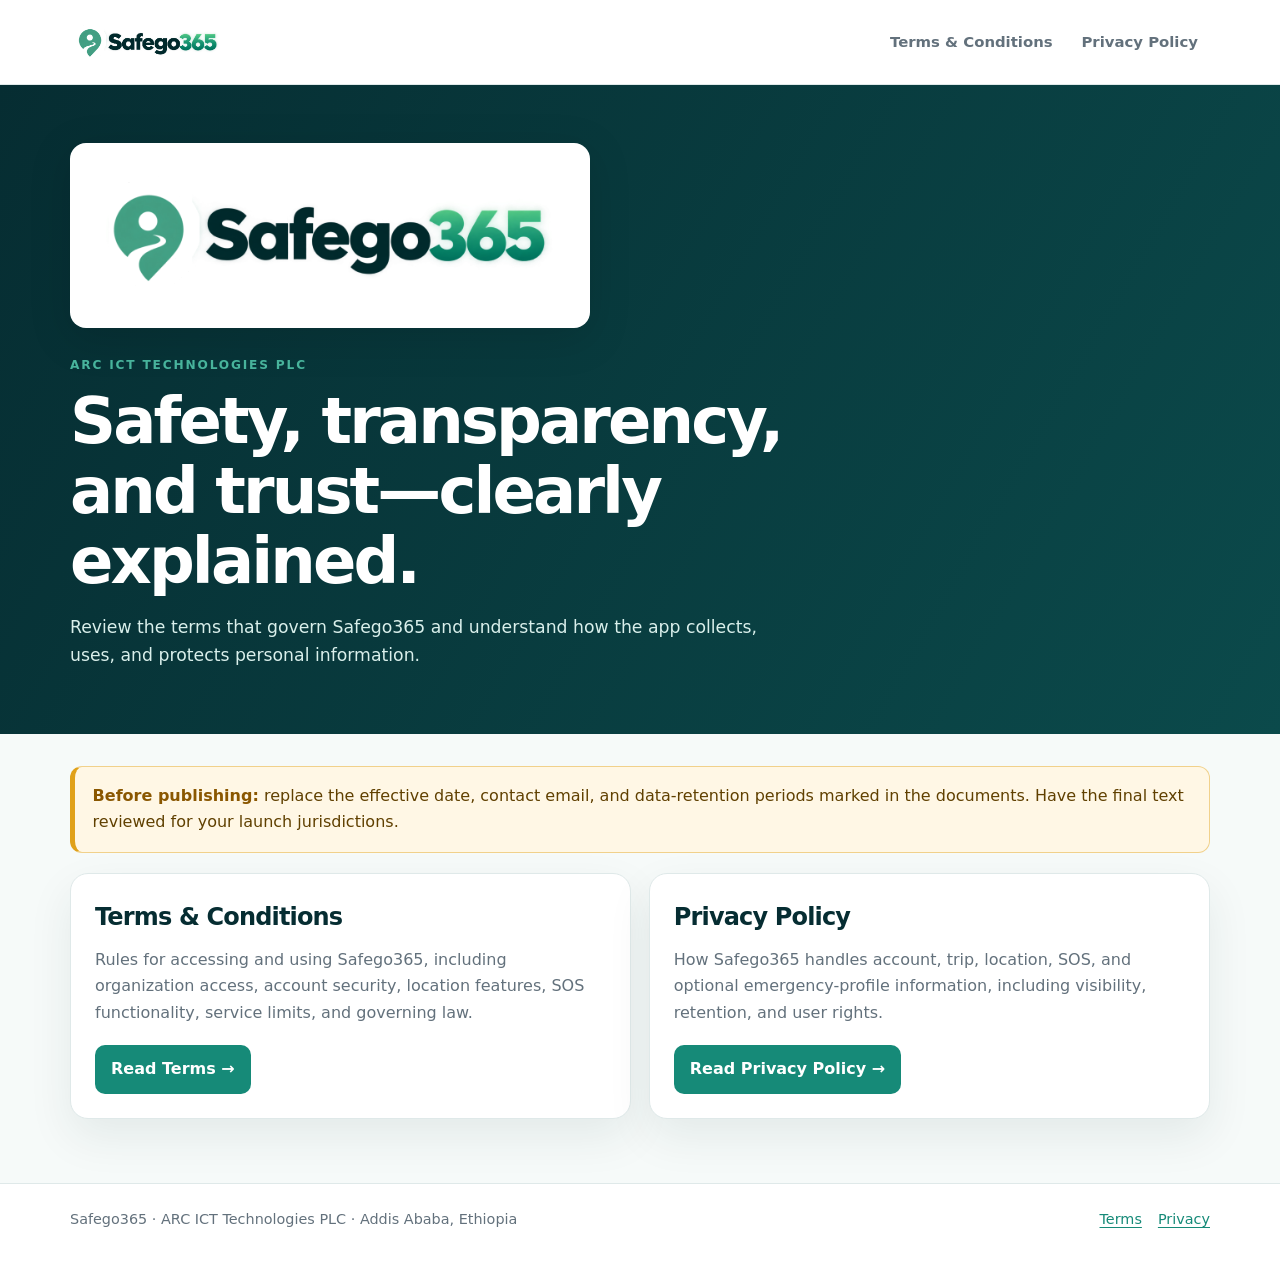
<file: index.html>
<!doctype html><html lang="en"><head><meta charset="utf-8"><meta name="viewport" content="width=device-width, initial-scale=1"><meta name="description" content="Safego365 Terms and Conditions and Privacy Policy."><title>Safego365 Legal</title><link rel="stylesheet" href="styles.css"></head><body><a class="skip-link" href="#main">Skip to content</a><header class="site-header"><div class="header-inner"><a class="brand" href="index.html"><img class="brand-logo" src="safego365-logo.png" alt="Safego365"></a><nav class="top-nav" aria-label="Legal navigation"><a href="terms.html">Terms &amp; Conditions</a><a href="privacy.html">Privacy Policy</a></nav></div></header><section class="hero"><div class="hero-inner"><img class="hero-logo" src="safego365-logo.png" alt="Safego365"><div class="eyebrow">ARC ICT Technologies PLC</div><h1>Safety, transparency, and trust—clearly explained.</h1><p>Review the terms that govern Safego365 and understand how the app collects, uses, and protects personal information.</p></div></section><main id="main"><div class="notice"><strong>Before publishing:</strong> replace the effective date, contact email, and data-retention periods marked in the documents. Have the final text reviewed for your launch jurisdictions.</div><div class="card-grid"><article class="card"><h2>Terms &amp; Conditions</h2><p>Rules for accessing and using Safego365, including organization access, account security, location features, SOS functionality, service limits, and governing law.</p><a class="button" href="terms.html">Read Terms <span aria-hidden="true">&nbsp;→</span></a></article><article class="card"><h2>Privacy Policy</h2><p>How Safego365 handles account, trip, location, SOS, and optional emergency-profile information, including visibility, retention, and user rights.</p><a class="button" href="privacy.html">Read Privacy Policy <span aria-hidden="true">&nbsp;→</span></a></article></div></main><footer><div class="footer-inner"><span>Safego365 · ARC ICT Technologies PLC · Addis Ababa, Ethiopia</span><span class="footer-links"><a href="terms.html">Terms</a><a href="privacy.html">Privacy</a></span></div></footer></body></html>
</file>
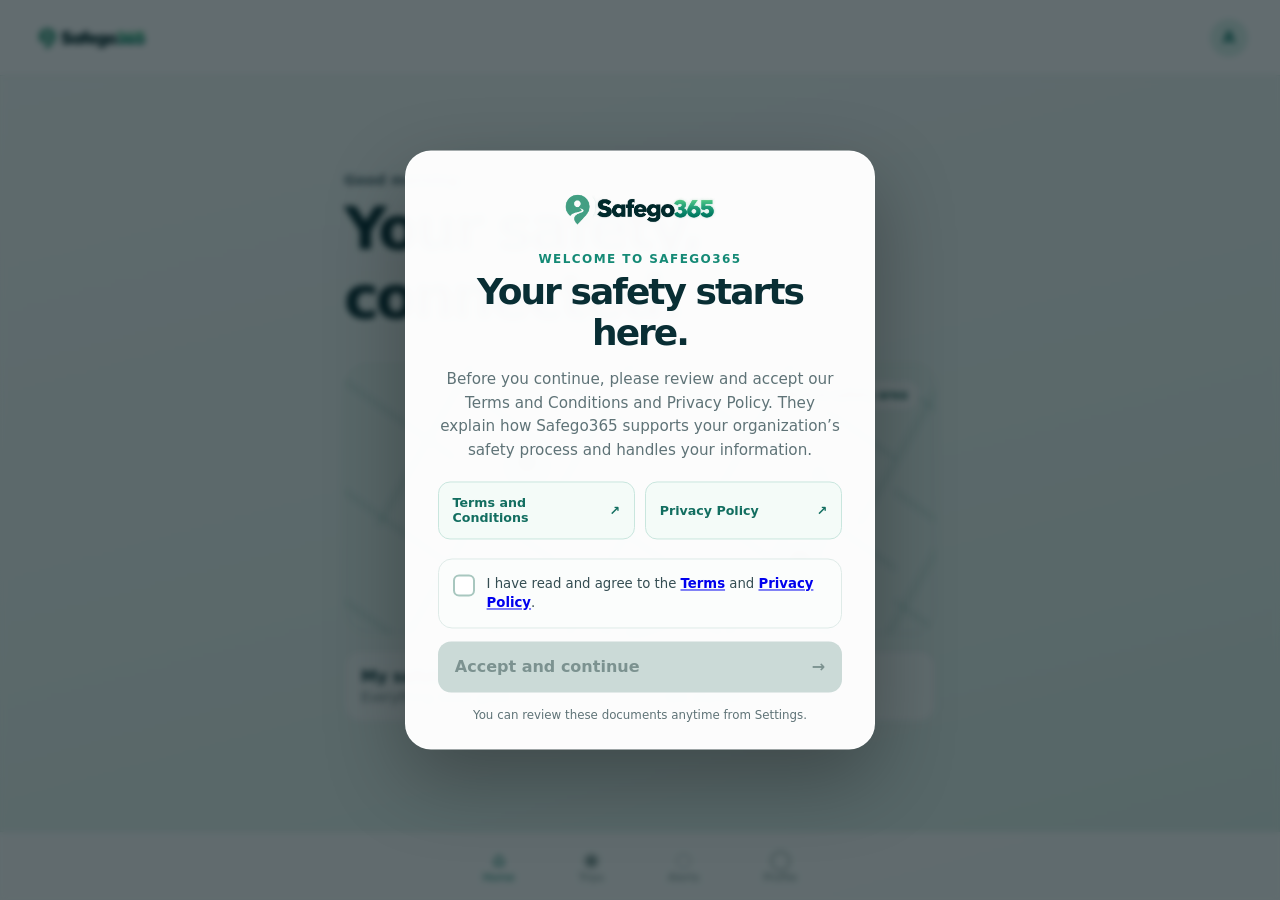
<file: first-run.html>
<!doctype html>
<html lang="en">
<head>
  <meta charset="utf-8">
  <meta name="viewport" content="width=device-width, initial-scale=1, viewport-fit=cover">
  <meta name="theme-color" content="#071b20">
  <title>Welcome to Safego365</title>
  <link rel="stylesheet" href="first-run.css">
</head>
<body>
  <main class="app-shell" aria-label="Safego365 first-run experience">
    <section class="mock-app" aria-hidden="true">
      <header class="mock-header">
        <img src="safego365-logo.png" alt="" class="mock-logo">
        <span class="mock-avatar">A</span>
      </header>
      <div class="mock-content">
        <div class="mock-greeting">Good morning</div>
        <div class="mock-title">Your safety, connected.</div>
        <div class="mock-map"><span class="map-route"></span><span class="map-pin pin-one">●</span><span class="map-pin pin-two">●</span><span class="map-label">Active safety area</span></div>
        <div class="mock-cards"><div><b>My safety</b><small>Everything looks good</small></div><div><b>Active trip</b><small>Not started</small></div></div>
      </div>
      <nav class="mock-bottom"><span class="active">⌂<small>Home</small></span><span>◉<small>Trips</small></span><span>◌<small>Alerts</small></span><span>◯<small>Profile</small></span></nav>
    </section>
    <div class="scrim"></div>
    <section class="consent-card" role="dialog" aria-modal="true" aria-labelledby="consent-title" aria-describedby="consent-copy">
      <div class="consent-handle" aria-hidden="true"></div>
      <div class="consent-brand"><img src="safego365-logo.png" alt="Safego365" class="consent-logo"></div>
      <div class="consent-kicker">Welcome to Safego365</div>
      <h1 id="consent-title">Your safety starts here.</h1>
      <p id="consent-copy">Before you continue, please review and accept our Terms and Conditions and Privacy Policy. They explain how Safego365 supports your organization’s safety process and handles your information.</p>
      <div class="legal-links"><a href="terms.html" target="_blank" rel="noopener">Terms and Conditions <span aria-hidden="true">↗</span></a><a href="privacy.html" target="_blank" rel="noopener">Privacy Policy <span aria-hidden="true">↗</span></a></div>
      <label class="agreement"><input id="agreement" type="checkbox"><span class="custom-check" aria-hidden="true"></span><span>I have read and agree to the <a href="terms.html" target="_blank" rel="noopener">Terms</a> and <a href="privacy.html" target="_blank" rel="noopener">Privacy Policy</a>.</span></label>
      <button id="accept" class="accept-button" type="button" disabled>Accept and continue <span aria-hidden="true">→</span></button>
      <p class="support-copy">You can review these documents anytime from Settings.</p>
    </section>
  </main>
  <script src="first-run.js"></script>
</body>
</html>
</file>
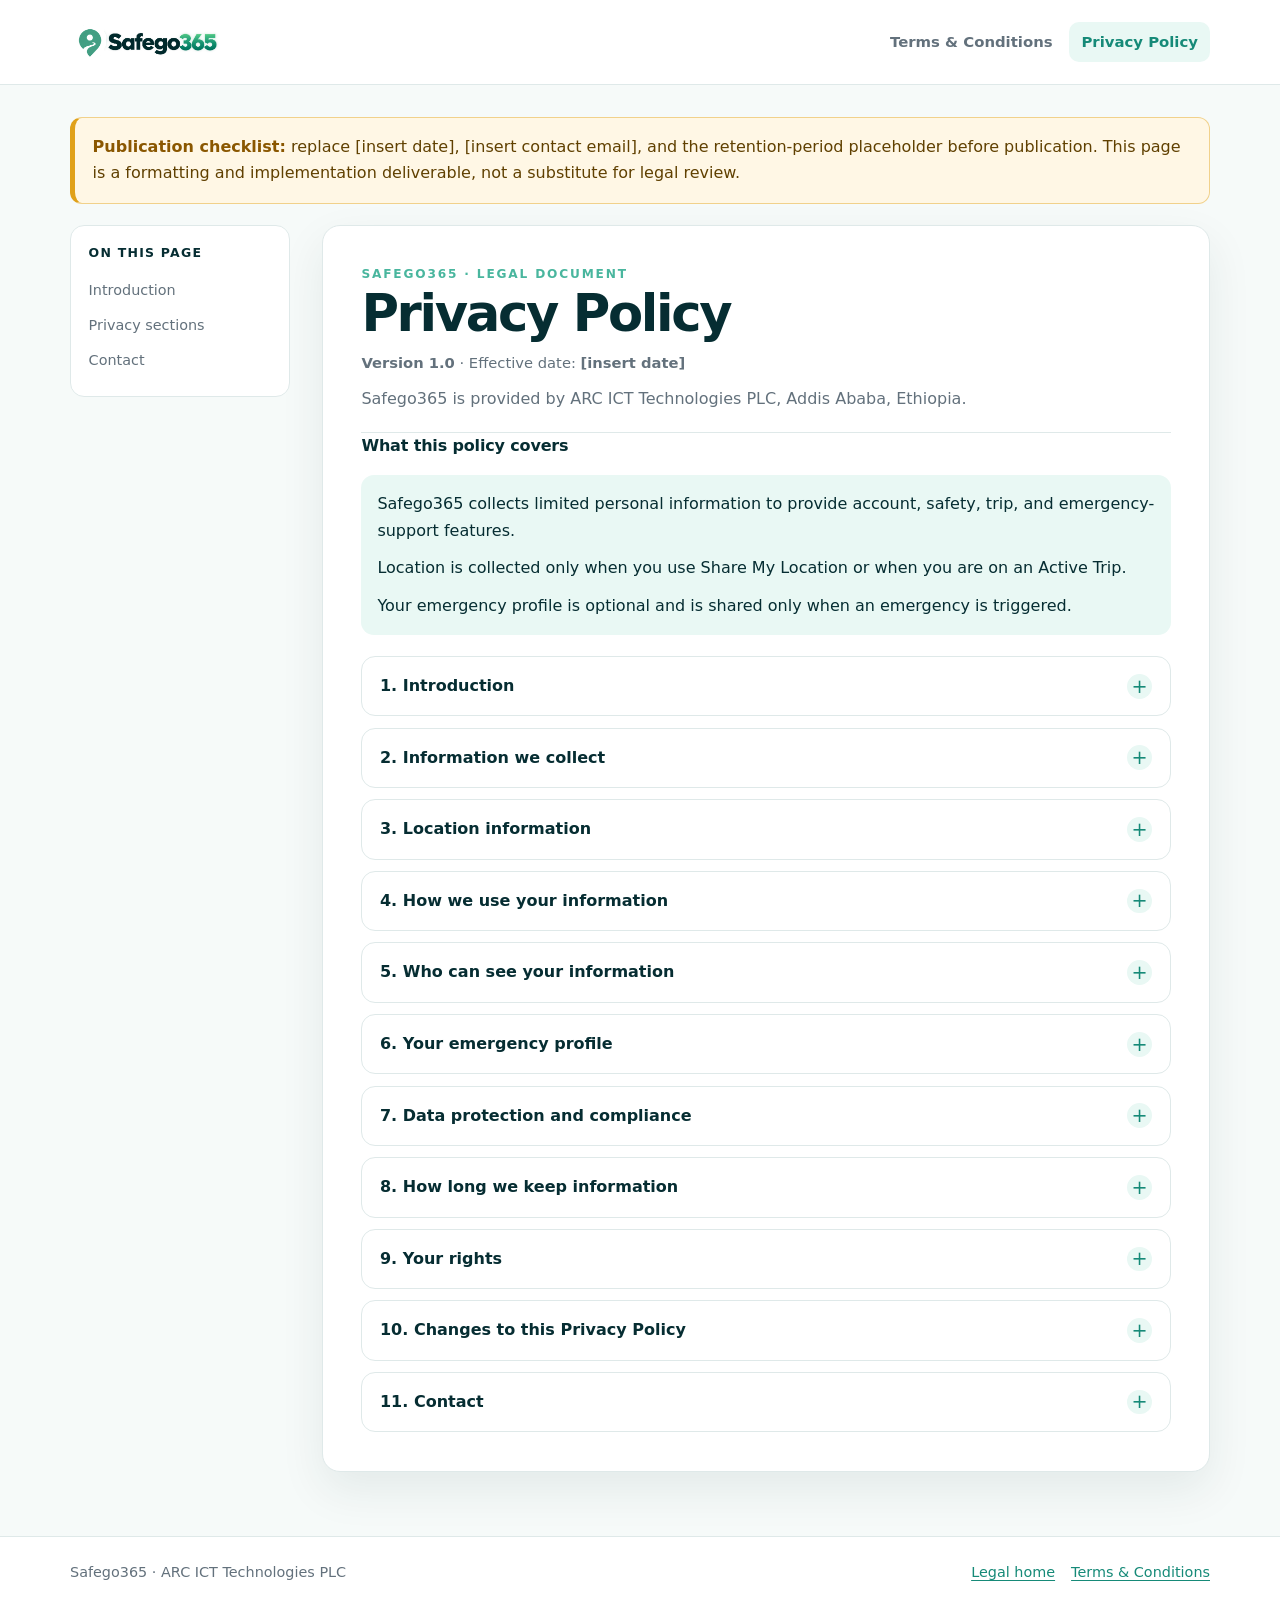
<file: privacy.html>
<!doctype html><html lang="en"><head><meta charset="utf-8"><meta name="viewport" content="width=device-width, initial-scale=1"><meta name="description" content="Safego365 Privacy Policy."><title>Privacy Policy · Safego365</title><link rel="stylesheet" href="styles.css"></head><body><a class="skip-link" href="#main">Skip to content</a><header class="site-header"><div class="header-inner"><a class="brand" href="index.html"><img class="brand-logo" src="safego365-logo.png" alt="Safego365"></a><nav class="top-nav" aria-label="Legal navigation"><a href="terms.html">Terms &amp; Conditions</a><a href="privacy.html" aria-current="page">Privacy Policy</a></nav></div></header><main id="main"><div class="notice"><strong>Publication checklist:</strong> replace <em>[insert date]</em>, <em>[insert contact email]</em>, and the retention-period placeholder before publication. This page is a formatting and implementation deliverable, not a substitute for legal review.</div><div class="layout"><aside class="toc" aria-label="On this page"><h2>On this page</h2><a href="#intro">Introduction</a><a href="#sections">Privacy sections</a><a href="#contact">Contact</a></aside><article class="document"><header><div class="eyebrow">Safego365 · Legal document</div><h1>Privacy Policy</h1><div class="meta"><strong>Version 1.0</strong> · Effective date: <strong>[insert date]</strong></div><p>Safego365 is provided by ARC ICT Technologies PLC, Addis Ababa, Ethiopia.</p></header><section id="intro"><h2>What this policy covers</h2><div class="key-points"><p>Safego365 collects limited personal information to provide account, safety, trip, and emergency-support features.</p><p>Location is collected only when you use Share My Location or when you are on an Active Trip.</p><p>Your emergency profile is optional and is shared only when an emergency is triggered.</p></div></section><section id="sections" class="accordion-list"><details class="accordion"><summary>1. Introduction</summary><div class="accordion-content"><p>This Privacy Policy explains what information Safego365 collects, how it is used, and who can see it. We collect only limited information about Users, and we protect it in line with global and Ethiopian data protection standards. Safego365 is designed to comply with the General Data Protection Regulation (GDPR) and the Ethiopian Personal Data Protection Proclamation No. 1321/2024.</p></div></details><details class="accordion"><summary>2. Information we collect</summary><div class="accordion-content"><div class="table-wrap"><table><thead><tr><th scope="col">Category</th><th scope="col">What it includes</th><th scope="col">Required or optional</th></tr></thead><tbody><tr><td><strong>Account information</strong></td><td>Email address or phone number used to sign in, and basic account details set up by your Organization</td><td>Required</td></tr><tr><td><strong>Trip information</strong></td><td>Trip details created in the App</td><td>Required for trips</td></tr><tr><td><strong>Location information</strong></td><td>Device location, only as described in Section 3</td><td>Depends on the situation in Section 3</td></tr><tr><td><strong>SOS records</strong></td><td>SOS requests and the time taken for the responsible person or team to acknowledge them</td><td>Created when you send an SOS</td></tr><tr><td><strong>Emergency profile</strong></td><td>Emergency contacts, blood type, allergies, and emergency notes</td><td>Optional</td></tr></tbody></table></div></div></details><details class="accordion"><summary>3. Location information</summary><div class="accordion-content"><div class="table-wrap"><table><thead><tr><th scope="col">Situation</th><th scope="col">Is location collected?</th><th scope="col">Who can see it?</th></tr></thead><tbody><tr><td>Location disabled in the App</td><td>No</td><td>No one</td></tr><tr><td>Location enabled, but you are not using Share My Location and are not on an Active Trip</td><td>No</td><td>No one</td></tr><tr><td>You use Share My Location</td><td>Yes, for 24 hours, then it stops automatically</td><td>Authorized Administrators of your Organization</td></tr><tr><td>Active Trip</td><td>Yes. Location must be enabled and cannot be disabled. Tracking continues until the trip ends.</td><td>Authorized Administrators of your Organization</td></tr></tbody></table></div><p>While tracking is active, your device location is collected every 2 seconds. When you come within 1 kilometer of a Geofenced Location, you and your Administrators are notified by push notification and SMS.</p></div></details><details class="accordion"><summary>4. How we use your information</summary><div class="accordion-content"><p>We use your information to:</p><ul><li>provide sign-in and account services, including password reset by email;</li><li>deliver safety notifications, alerts, and route recommendations from your Organization;</li><li>process SOS requests and measure the time to acknowledgement;</li><li>support trip monitoring and geofence alerts; and</li><li>share your optional emergency profile when an emergency is triggered.</li></ul></div></details><details class="accordion"><summary>5. Who can see your information</summary><div class="accordion-content"><p>Your personal information is not visible to your Organization, to ARC ICT Technologies PLC developers, or to any third party, and we do not share it with third parties, except as described below.</p><h3>5.1 Emergency information</h3><p>If an emergency is triggered, your optional emergency profile is shared so you can be helped.</p><h3>5.2 Location during tracking</h3><p>While you are using Share My Location or are on an Active Trip, your Organization’s authorized Administrators can see your location so they can monitor and support your safety.</p><h3>5.3 De-identified data</h3><p>Only de-identified data is visible to your Organization’s staff and to the service provider, for example for reporting on safety activity.</p></div></details><details class="accordion"><summary>6. Your emergency profile</summary><div class="accordion-content"><p>Adding emergency contacts, blood type, allergies, and emergency notes is your choice. You can add, edit, or remove this information in the profile section of the App at any time. If you do not add it, it cannot be shared.</p></div></details><details class="accordion"><summary>7. Data protection and compliance</summary><div class="accordion-content"><p>We apply technical and organizational measures to protect your information against loss, misuse, and unauthorized access. We collect only the information needed to provide the service. Safego365 is designed to comply with GDPR and with the Ethiopian Personal Data Protection Proclamation No. 1321/2024.</p></div></details><details class="accordion"><summary>8. How long we keep information</summary><div class="accordion-content"><p>We keep personal information only for as long as it is needed to provide the service or as the law requires.</p><div class="notice"><strong>Retention schedule required:</strong> insert the approved retention periods for location records, SOS records, and accounts after a contract ends.</div></div></details><details class="accordion"><summary>9. Your rights</summary><div class="accordion-content"><p>Subject to applicable law, you may ask to:</p><ul><li>access the personal information we hold about you;</li><li>correct inaccurate information;</li><li>have your information erased;</li><li>restrict or object to certain processing; and</li><li>withdraw your consent where processing is based on consent.</li></ul><p>To make a request, contact us using the details below. You may also contact your Organization or the competent data protection authority.</p></div></details><details class="accordion"><summary>10. Changes to this Privacy Policy</summary><div class="accordion-content"><p>We may update this policy from time to time. We will notify Users of material changes through the App or through your Organization.</p></div></details><details id="contact" class="accordion"><summary>11. Contact</summary><div class="accordion-content"><div class="contact"><strong>ARC ICT Technologies PLC</strong><br>Addis Ababa, Ethiopia<br>Email: <a href="mailto:[insert contact email]">[insert contact email]</a></div></div></details></section></article></div></main><footer><div class="footer-inner"><span>Safego365 · ARC ICT Technologies PLC</span><span class="footer-links"><a href="index.html">Legal home</a><a href="terms.html">Terms &amp; Conditions</a></span></div></footer></body></html>
</file>
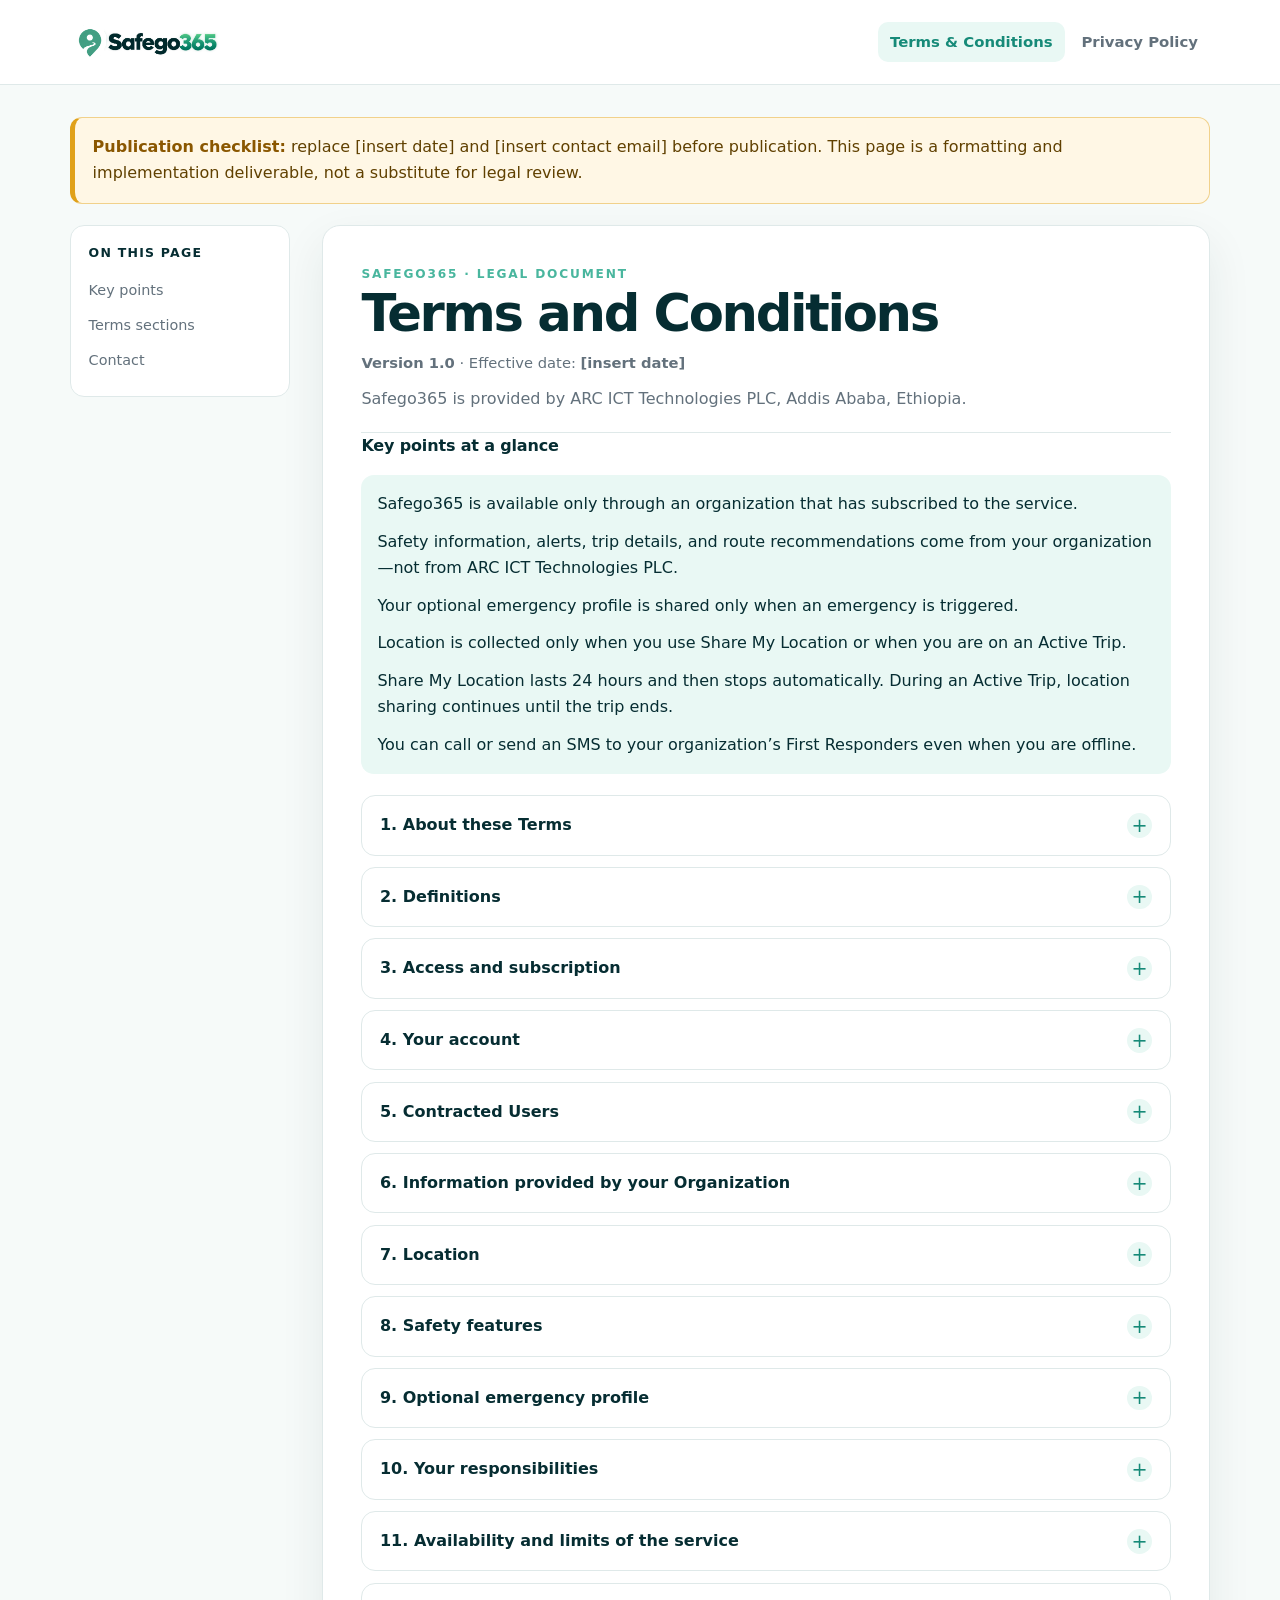
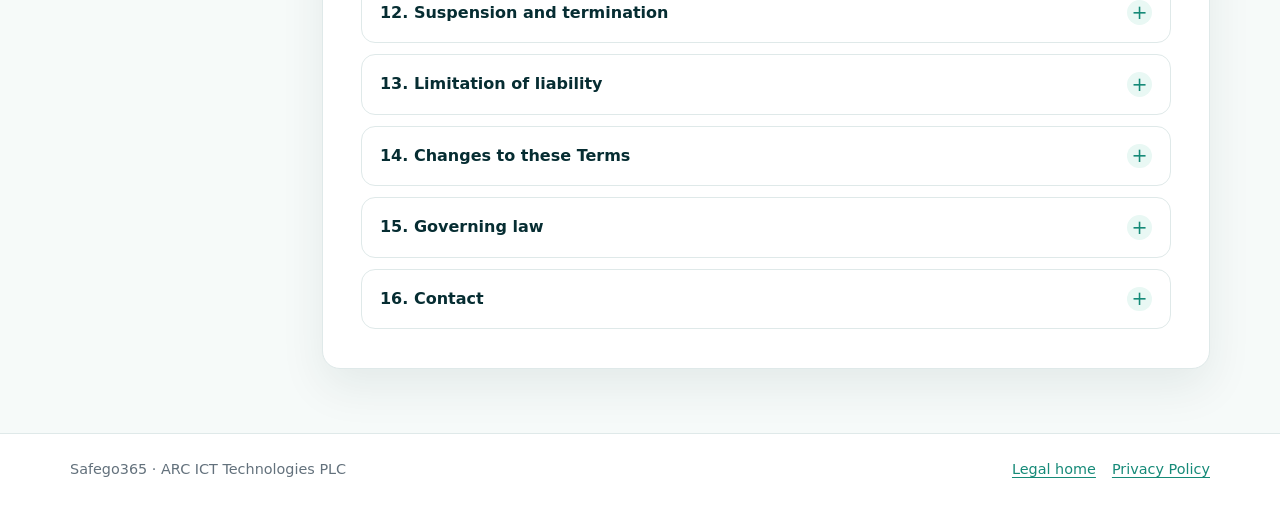
<file: terms.html>
<!doctype html><html lang="en"><head><meta charset="utf-8"><meta name="viewport" content="width=device-width, initial-scale=1"><meta name="description" content="Safego365 Terms and Conditions."><title>Terms and Conditions · Safego365</title><link rel="stylesheet" href="styles.css"></head><body><a class="skip-link" href="#main">Skip to content</a><header class="site-header"><div class="header-inner"><a class="brand" href="index.html"><img class="brand-logo" src="safego365-logo.png" alt="Safego365"></a><nav class="top-nav" aria-label="Legal navigation"><a href="terms.html" aria-current="page">Terms &amp; Conditions</a><a href="privacy.html">Privacy Policy</a></nav></div></header><main id="main"><div class="notice"><strong>Publication checklist:</strong> replace <em>[insert date]</em> and <em>[insert contact email]</em> before publication. This page is a formatting and implementation deliverable, not a substitute for legal review.</div><div class="layout"><aside class="toc" aria-label="On this page"><h2>On this page</h2><a href="#key-points">Key points</a><a href="#sections">Terms sections</a><a href="#contact">Contact</a></aside><article class="document"><header><div class="eyebrow">Safego365 · Legal document</div><h1>Terms and Conditions</h1><div class="meta"><strong>Version 1.0</strong> · Effective date: <strong>[insert date]</strong></div><p>Safego365 is provided by ARC ICT Technologies PLC, Addis Ababa, Ethiopia.</p></header><section id="key-points"><h2>Key points at a glance</h2><div class="key-points"><p>Safego365 is available only through an organization that has subscribed to the service.</p><p>Safety information, alerts, trip details, and route recommendations come from your organization—not from ARC ICT Technologies PLC.</p><p>Your optional emergency profile is shared only when an emergency is triggered.</p><p>Location is collected only when you use Share My Location or when you are on an Active Trip.</p><p>Share My Location lasts 24 hours and then stops automatically. During an Active Trip, location sharing continues until the trip ends.</p><p>You can call or send an SMS to your organization’s First Responders even when you are offline.</p></div></section><section id="sections" class="accordion-list"><details class="accordion"><summary>1. About these Terms</summary><div class="accordion-content"><p>These Terms and Conditions (“Terms”) govern your use of the Safego365 mobile application (“Safego365” or “the App”). By registering for or using the App, you agree to these Terms. If you do not agree, please do not use the App.</p></div></details><details class="accordion"><summary>2. Definitions</summary><div class="accordion-content"><ul><li><strong>Organization:</strong> the company or institution that subscribes to Safego365 and provides you with access.</li><li><strong>User:</strong> any person who uses the App under an Organization’s subscription.</li><li><strong>Administrator:</strong> an authorized person in your Organization who manages Safego365 for that Organization.</li><li><strong>First Responder:</strong> a person or team registered by your Organization to respond to safety incidents and SOS requests.</li><li><strong>Active Trip:</strong> a trip started in the App that has not yet ended.</li><li><strong>Share My Location:</strong> the App feature that lets you share your location with your Organization for a limited period.</li><li><strong>Geofenced Location:</strong> an area defined by your Organization for which the App issues proximity alerts.</li></ul></div></details><details class="accordion"><summary>3. Access and subscription</summary><div class="accordion-content"><h3>3.1 Organization access</h3><p>Safego365 is available only to Users of Organizations that have subscribed to the service. Individual subscriptions are not offered.</p><h3>3.2 Subscription dependency</h3><p>Your access depends on your Organization’s subscription. If the subscription ends or is suspended, your access ends or is suspended with it.</p></div></details><details class="accordion"><summary>4. Your account</summary><div class="accordion-content"><p>You can sign in with the email address or phone number registered for you in the system. To reset your password, you must confirm the request by email. To change your password, you must be online.</p><p>You can sign in while offline. When offline, you can call or send an SMS to the First Responders registered by your Organization. Keep your sign-in details confidential. You are responsible for activity carried out through your account.</p></div></details><details class="accordion"><summary>5. Contracted Users</summary><div class="accordion-content"><p>If you use Safego365 under a contract with an Organization for a specific period, you can sign in and receive safety updates for the duration of that contract. When the contract ends, the service stops for your account. A System Administrator may extend the end date.</p></div></details><details class="accordion"><summary>6. Information provided by your Organization</summary><div class="accordion-content"><p>Safety information, alerts, trip details, and safe route recommendations shown in the App are provided by your Organization. ARC ICT Technologies PLC does not create, verify, or control this information and is not responsible for its accuracy, completeness, or timeliness. Please direct questions about it to your Organization.</p></div></details><details class="accordion"><summary>7. Location</summary><div class="accordion-content"><h3>7.1 Share My Location</h3><p>If you choose Share My Location in the App, Safego365 tracks your location for 24 hours. The service then stops automatically.</p><h3>7.2 Active Trips</h3><p>During an Active Trip, location must be enabled and cannot be disabled. Your location is shared until the trip ends. You cannot use the App for an Active Trip with location turned off.</p><h3>7.3 Using the App without location</h3><p>You can use Safego365 with location disabled. Enabling location in the App settings does not by itself mean your location is collected or visible to Administrators. Location is collected only as described in this section and in the Privacy Policy.</p><h3>7.4 Tracking requirement</h3><p>For Safego365 to track your location and send location updates to your Organization’s Administrators, location must be enabled on your device. When tracking is active, your device location is collected every 2 seconds.</p><h3>7.5 Geofence alerts</h3><p>When you come within 1 kilometer of a Geofenced Location, you and your Organization’s Administrators are notified by push notification and SMS.</p></div></details><details class="accordion"><summary>8. Safety features</summary><div class="accordion-content"><p><strong>8.1 SOS requests.</strong> You can send an SOS request through the App. The system records the time between your request and the acknowledgement from the responsible person or team.</p><p><strong>8.2 Notifications.</strong> You may receive notifications about safe routes added, changes to safety recommendations, staff-related alerts, and acknowledgements of your SOS requests.</p><p><strong>8.3 Offline contact.</strong> The App lets you call or send an SMS to your Organization’s First Responders when you have no internet connection.</p></div></details><details class="accordion"><summary>9. Optional emergency profile</summary><div class="accordion-content"><p>You may add emergency contacts, blood type, allergies, and emergency notes to the profile section of the App. This is optional. If you add it, the information is shared only when an emergency is triggered, so that people helping you have the details they need.</p></div></details><details class="accordion"><summary>10. Your responsibilities</summary><div class="accordion-content"><p>You agree to:</p><ul><li>provide accurate information when you register and when you update your profile;</li><li>keep your device and account details secure;</li><li>use the App only for its intended safety purposes and not for false or misleading SOS requests; and</li><li>follow your Organization’s safety instructions.</li></ul></div></details><details class="accordion"><summary>11. Availability and limits of the service</summary><div class="accordion-content"><p>Safego365 depends on your device, mobile network, GPS, and internet connection. We cannot guarantee uninterrupted or error-free service.</p><p>Safego365 supports your Organization’s safety processes. It does not replace official emergency services and does not guarantee a response or response time.</p></div></details><details class="accordion"><summary>12. Suspension and termination</summary><div class="accordion-content"><p>Access may be suspended or ended if your Organization’s subscription or your contract ends, if you breach these Terms, or if your Organization asks us to do so.</p></div></details><details class="accordion"><summary>13. Limitation of liability</summary><div class="accordion-content"><p>To the extent permitted by law, ARC ICT Technologies PLC is not liable for losses arising from information supplied by your Organization, connectivity or device failures, or delays or failures in your Organization’s response. Nothing in these Terms limits liability that cannot be limited under applicable law.</p></div></details><details class="accordion"><summary>14. Changes to these Terms</summary><div class="accordion-content"><p>We may update these Terms from time to time. We will notify Users of material changes through the App or through your Organization. Continued use of the App after a change means you accept the updated Terms.</p></div></details><details class="accordion"><summary>15. Governing law</summary><div class="accordion-content"><p>These Terms are governed by the laws of the Federal Democratic Republic of Ethiopia.</p></div></details><details id="contact" class="accordion"><summary>16. Contact</summary><div class="accordion-content"><div class="contact"><strong>ARC ICT Technologies PLC</strong><br>Addis Ababa, Ethiopia<br>Email: <a href="mailto:[insert contact email]">[insert contact email]</a></div></div></details></section></article></div></main><footer><div class="footer-inner"><span>Safego365 · ARC ICT Technologies PLC</span><span class="footer-links"><a href="index.html">Legal home</a><a href="privacy.html">Privacy Policy</a></span></div></footer></body></html>
</file>
<file: styles.css>
:root{--ink:#12222d;--muted:#63717c;--line:#dfe9e9;--paper:#fff;--canvas:#f6faf9;--navy:#062d32;--teal:#49b69e;--teal-dark:#168a78;--mint:#e9f8f4;--amber:#8a5700;--amber-bg:#fff7e5;--radius:18px;--shadow:0 18px 45px rgba(6,45,50,.08);font-family:Inter,ui-sans-serif,system-ui,-apple-system,BlinkMacSystemFont,"Segoe UI",sans-serif;color:var(--ink);background:var(--canvas);font-synthesis:none}*{box-sizing:border-box}html{scroll-behavior:smooth}body{margin:0;background:var(--canvas);line-height:1.65}a{color:var(--teal-dark);text-decoration-thickness:.08em;text-underline-offset:.18em}a:hover{color:#086858}.skip-link{position:absolute;left:1rem;top:-4rem;z-index:20;padding:.7rem 1rem;border-radius:10px;background:var(--navy);color:#fff}.skip-link:focus{top:1rem}.site-header{background:var(--paper);border-bottom:1px solid var(--line)}.header-inner{max-width:1180px;margin:0 auto;padding:1rem 1.25rem;display:flex;align-items:center;justify-content:space-between;gap:1.5rem}.brand{display:inline-flex;align-items:center;color:var(--navy);text-decoration:none}.brand-logo{display:block;width:184px;height:auto;max-height:52px;object-fit:contain;object-position:left center}.top-nav{display:flex;align-items:center;gap:.3rem}.top-nav a{color:var(--muted);text-decoration:none;padding:.5rem .75rem;border-radius:10px;font-size:.93rem;font-weight:650}.top-nav a:hover,.top-nav a[aria-current=page]{background:var(--mint);color:var(--teal-dark)}.hero{background:linear-gradient(120deg,var(--navy),#0b4a4b);color:#fff}.hero-inner{max-width:1180px;margin:0 auto;padding:3.6rem 1.25rem 4rem}.eyebrow{color:var(--teal);font-weight:800;font-size:.76rem;letter-spacing:.15em;text-transform:uppercase}.hero h1{max-width:760px;margin:.65rem 0 1rem;font-size:clamp(2.15rem,5vw,4rem);line-height:1.1;letter-spacing:-.045em}.hero p{max-width:700px;color:#d9efeb;font-size:1.08rem;margin:0}.hero .hero-logo{width:min(520px,82vw);height:auto;margin-bottom:1.2rem;padding:.7rem 1rem;border-radius:16px;background:#fff;filter:drop-shadow(0 10px 20px rgba(0,0,0,.12))}.hero .hero-logo+*{margin-top:0}main{max-width:1180px;margin:0 auto;padding:2rem 1.25rem 4rem}.notice{margin:0 0 1.3rem;padding:1rem 1.1rem;border:1px solid #f1d18b;border-left:5px solid #e0a11a;border-radius:12px;background:var(--amber-bg);color:#604000}.notice strong{color:var(--amber)}.card-grid{display:grid;grid-template-columns:repeat(2,minmax(0,1fr));gap:1.1rem}.card{display:flex;flex-direction:column;padding:1.5rem;border:1px solid var(--line);border-radius:var(--radius);background:var(--paper);box-shadow:var(--shadow)}.card h2{margin:0 0 .55rem;color:var(--navy);letter-spacing:-.035em}.card p{color:var(--muted);margin:0 0 1.2rem}.button{display:inline-flex;align-items:center;justify-content:center;align-self:flex-start;margin-top:auto;padding:.7rem 1rem;border-radius:10px;background:var(--teal-dark);color:#fff;font-weight:750;text-decoration:none}.button:hover{background:#0c6e5f;color:#fff}.layout{display:grid;grid-template-columns:220px minmax(0,1fr);gap:2rem;align-items:start}.toc{position:sticky;top:1rem;padding:1.1rem;border:1px solid var(--line);border-radius:14px;background:var(--paper)}.toc h2{margin:0 0 .6rem;font-size:.78rem;color:var(--navy);text-transform:uppercase;letter-spacing:.1em}.toc a{display:block;padding:.35rem 0;color:var(--muted);font-size:.9rem;text-decoration:none}.toc a:hover{color:var(--teal-dark)}.document{min-width:0;padding:clamp(1.2rem,3vw,2.8rem);border:1px solid var(--line);border-radius:var(--radius);background:var(--paper);box-shadow:var(--shadow)}.document header{padding-bottom:1.25rem;border-bottom:1px solid var(--line)}.document h1{margin:0 0 .5rem;max-width:none;color:var(--navy);font-size:clamp(2rem,4vw,3.2rem);line-height:1.15;letter-spacing:-.045em}.meta{color:var(--muted);font-size:.92rem}.document header>p{margin:.65rem 0 0;color:var(--muted)}.document section{scroll-margin-top:1.2rem}.document h2{margin:0;color:var(--navy);font-size:1rem;letter-spacing:-.01em}.document p{margin:.55rem 0}.document ul{margin:.55rem 0 0;padding-left:1.25rem}.document li{margin:.35rem 0}.key-points{display:grid;gap:.7rem;margin-top:1rem;padding:1rem;border-radius:13px;background:var(--mint)}.key-points p{margin:0;color:var(--navy)}.accordion-list{display:grid;gap:.7rem;margin-top:1.3rem}.accordion{border:1px solid var(--line);border-radius:14px;background:#fff;overflow:hidden}.accordion[open]{border-color:#b5e2d8;box-shadow:0 8px 22px rgba(6,45,50,.05)}.accordion summary{display:flex;align-items:center;justify-content:space-between;gap:1rem;cursor:pointer;list-style:none;padding:1rem 1.1rem;color:var(--navy);font-weight:760}.accordion summary::-webkit-details-marker{display:none}.accordion summary::after{content:"+";display:grid;place-items:center;flex:none;width:1.55rem;height:1.55rem;border-radius:50%;background:var(--mint);color:var(--teal-dark);font-size:1.2rem;line-height:1;font-weight:500}.accordion[open] summary::after{content:"−"}.accordion summary:hover{background:#fbfefd}.accordion-content{padding:0 1.1rem 1.1rem;border-top:1px solid var(--line);color:var(--ink)}.accordion-content h3{margin:1rem 0 .35rem;color:var(--teal-dark);font-size:1rem}.accordion-content p:first-child{margin-top:1rem}.table-wrap{overflow-x:auto;margin:1rem 0;border:1px solid var(--line);border-radius:12px}.table-wrap table{width:100%;min-width:570px;border-collapse:collapse;font-size:.94rem}.table-wrap th,.table-wrap td{padding:.8rem .85rem;border-bottom:1px solid var(--line);text-align:left;vertical-align:top}.table-wrap th{background:#f1f8f6;color:var(--navy);font-weight:750}.table-wrap tr:last-child td{border-bottom:0}.contact{padding:1rem 1.1rem;border-left:4px solid var(--teal);background:#eefaf8;border-radius:0 12px 12px 0}footer{border-top:1px solid var(--line);background:#fff}.footer-inner{max-width:1180px;margin:0 auto;padding:1.5rem 1.25rem 2.2rem;display:flex;justify-content:space-between;gap:1rem;color:var(--muted);font-size:.9rem}.footer-links{display:flex;gap:1rem}@media(max-width:760px){.header-inner{align-items:flex-start;flex-direction:column}.brand-logo{width:172px;max-height:47px}.top-nav{width:100%;overflow-x:auto}.top-nav a{white-space:nowrap}.hero-inner{padding-top:2.8rem;padding-bottom:3.2rem}.hero .hero-logo{width:min(420px,90vw)}.card-grid,.layout{grid-template-columns:1fr}.toc{position:static;order:-1}.toc a{display:inline-block;margin-right:1rem}.document{border-radius:14px}.footer-inner{flex-direction:column}}@media print{.site-header,.hero,.toc,.notice,footer{display:none!important}main{padding:0;max-width:none}.layout{display:block}.document{border:0;box-shadow:none;padding:0}.accordion{break-inside:avoid;border:0;border-bottom:1px solid #bbb;border-radius:0}.accordion summary{padding-left:0}.accordion-content{display:block;padding-left:0;padding-right:0;border:0}a{color:inherit;text-decoration:none}}:focus-visible{outline:3px solid #62dcd0;outline-offset:3px}@media(prefers-reduced-motion:reduce){html{scroll-behavior:auto}}
</file>
<file: first-run.css>
*{box-sizing:border-box} :root{font-family:Inter,ui-sans-serif,system-ui,-apple-system,BlinkMacSystemFont,"Segoe UI",sans-serif;color:#10232b;background:#071b20;font-synthesis:none} body{margin:0;min-width:320px;background:#071b20}.app-shell{position:relative;isolation:isolate;min-height:100svh;overflow:hidden;background:#f1f7f5}.mock-app{position:relative;min-height:100svh;background:linear-gradient(165deg,#f7fbfa 0%,#ecf6f2 55%,#dcefe9 100%)}.mock-header{height:76px;display:flex;align-items:center;justify-content:space-between;padding:0 clamp(1.2rem,5vw,2rem);background:#fff;border-bottom:1px solid #deebe7}.mock-logo{width:132px;height:auto;max-height:40px;object-fit:contain;object-position:left center}.mock-avatar{display:grid;place-items:center;width:38px;height:38px;border-radius:50%;background:#d9f1ea;color:#157b6c;font-weight:800}.mock-content{max-width:720px;margin:0 auto;padding:clamp(2rem,8vw,5rem) clamp(1.2rem,6vw,4rem)}.mock-greeting{color:#4f6a70;font-size:.9rem;font-weight:700}.mock-title{margin-top:.35rem;color:#092f35;font-size:clamp(2rem,6vw,3.7rem);font-weight:850;letter-spacing:-.055em}.mock-map{position:relative;height:270px;margin-top:2rem;overflow:hidden;border:1px solid #d3e7e1;border-radius:24px;background-color:#e6f3ef;background-image:linear-gradient(35deg,transparent 48%,rgba(102,174,158,.18) 49%,rgba(102,174,158,.18) 51%,transparent 52%),linear-gradient(120deg,transparent 48%,rgba(102,174,158,.14) 49%,rgba(102,174,158,.14) 51%,transparent 52%);background-size:110px 110px,160px 160px}.map-route{position:absolute;left:20%;top:62%;width:65%;height:35%;border:5px solid #4bb79f;border-top-color:transparent;border-left-color:transparent;border-radius:0 0 80px 0;transform:rotate(-20deg);opacity:.85}.map-pin{position:absolute;display:grid;place-items:center;width:34px;height:34px;border:7px solid rgba(255,255,255,.82);border-radius:50%;color:#0d7565;box-shadow:0 4px 14px rgba(5,73,62,.24)}.pin-one{left:28%;top:30%;background:#42b49d}.pin-two{right:20%;bottom:20%;background:#0d6e66}.map-label{position:absolute;right:1rem;top:1rem;padding:.45rem .7rem;border-radius:20px;background:rgba(255,255,255,.82);color:#23655c;font-size:.74rem;font-weight:750}.mock-cards{display:grid;grid-template-columns:repeat(2,1fr);gap:1rem;margin-top:1rem}.mock-cards>div{padding:1rem;border:1px solid #d9e9e4;border-radius:17px;background:rgba(255,255,255,.7)}.mock-cards b,.mock-cards small{display:block}.mock-cards b{color:#153f43}.mock-cards small{margin-top:.25rem;color:#6a8181}.mock-bottom{position:absolute;bottom:0;left:0;right:0;display:flex;justify-content:center;gap:clamp(1.2rem,7vw,4rem);padding:1rem 1rem calc(1rem + env(safe-area-inset-bottom));background:rgba(255,255,255,.86);border-top:1px solid #dcebe7;color:#78908d}.mock-bottom span{text-align:center;font-size:1.2rem}.mock-bottom small{display:block;font-size:.68rem}.mock-bottom .active{color:#0d806d}.scrim{position:absolute;inset:0;z-index:2;background:rgba(3,18,23,.62);backdrop-filter:blur(3px)}.consent-card{position:absolute;z-index:3;left:50%;top:50%;width:min(92vw,470px);max-height:min(90svh,720px);overflow:auto;transform:translate(-50%,-50%);padding:1.35rem clamp(1.25rem,5vw,2rem) 1.25rem;border:1px solid rgba(255,255,255,.8);border-radius:26px;background:rgba(255,255,255,.98);box-shadow:0 30px 80px rgba(0,0,0,.3)}.consent-handle{display:none;width:38px;height:4px;margin:0 auto 1rem;border-radius:5px;background:#d5e3df}.consent-brand{display:flex;justify-content:center;margin-bottom:1rem}.consent-logo{width:min(205px,64vw);height:auto;max-height:56px;object-fit:contain}.consent-kicker{color:#158a76;font-size:.75rem;font-weight:850;letter-spacing:.12em;text-align:center;text-transform:uppercase}.consent-card h1{margin:.4rem 0 .7rem;color:#092e34;text-align:center;font-size:clamp(1.7rem,6vw,2.25rem);line-height:1.12;letter-spacing:-.055em}.consent-card p{color:#5f7377;font-size:.92rem;line-height:1.55;text-align:center}.legal-links{display:grid;grid-template-columns:1fr 1fr;gap:.65rem;margin:1.2rem 0}.legal-links a{display:flex;align-items:center;justify-content:space-between;gap:.5rem;padding:.8rem .85rem;border:1px solid #c9e6de;border-radius:12px;background:#f4fbf8;color:#126e60;font-size:.79rem;font-weight:800;text-decoration:none}.legal-links a:hover{background:#e8f8f2}.agreement{display:flex;align-items:flex-start;gap:.7rem;padding:.9rem;border:1px solid #dfebe8;border-radius:14px;background:#fbfdfc;color:#344d52;font-size:.83rem;line-height:1.45;cursor:pointer}.agreement input{position:absolute;opacity:0;pointer-events:none}.custom-check{display:grid;flex:none;place-items:center;width:22px;height:22px;margin-top:.05rem;border:2px solid #a8c7bf;border-radius:6px;background:#fff}.custom-check::after{content:"✓";color:#fff;font-size:.9rem;font-weight:900;transform:scale(0);transition:transform .15s ease}.agreement:has(input:checked){border-color:#8ed3c3;background:#f0fbf7}.agreement:has(input:checked) .custom-check{border-color:#168d78;background:#168d78}.agreement:has(input:checked) .custom-check::after{transform:scale(1)}.agreement a{font-weight:750}.accept-button{display:flex;align-items:center;justify-content:space-between;width:100%;margin-top:.85rem;padding:1rem 1.05rem;border:0;border-radius:13px;background:#168d78;color:#fff;font:inherit;font-weight:850;cursor:pointer;transition:transform .16s ease,background .16s ease,opacity .16s ease}.accept-button:not(:disabled):hover{background:#0d7664;transform:translateY(-1px)}.accept-button:not(:disabled):active{transform:scale(.98)}.accept-button:disabled{background:#cbdad7;color:#7c9290;cursor:not-allowed}.support-copy{margin:.85rem 0 0!important;font-size:.74rem!important}.accepted .scrim,.accepted .consent-card{display:none}@media(min-width:700px){.mock-content{padding-top:clamp(3rem,8vw,6rem)}.consent-card{padding:1.8rem 2rem 1.5rem}.consent-logo{width:225px}.consent-card p{font-size:.95rem}}@media(max-width:520px){.consent-card{top:auto;bottom:0;transform:translateX(-50%);width:100%;max-height:92svh;border-radius:26px 26px 0 0;padding-top:1rem;padding-bottom:calc(1rem + env(safe-area-inset-bottom))}.consent-handle{display:block}.legal-links{grid-template-columns:1fr}.mock-map{height:210px}.mock-cards{gap:.6rem}.mock-cards>div{padding:.8rem;font-size:.85rem}}@media(prefers-reduced-motion:reduce){*{transition:none!important}}
</file>
